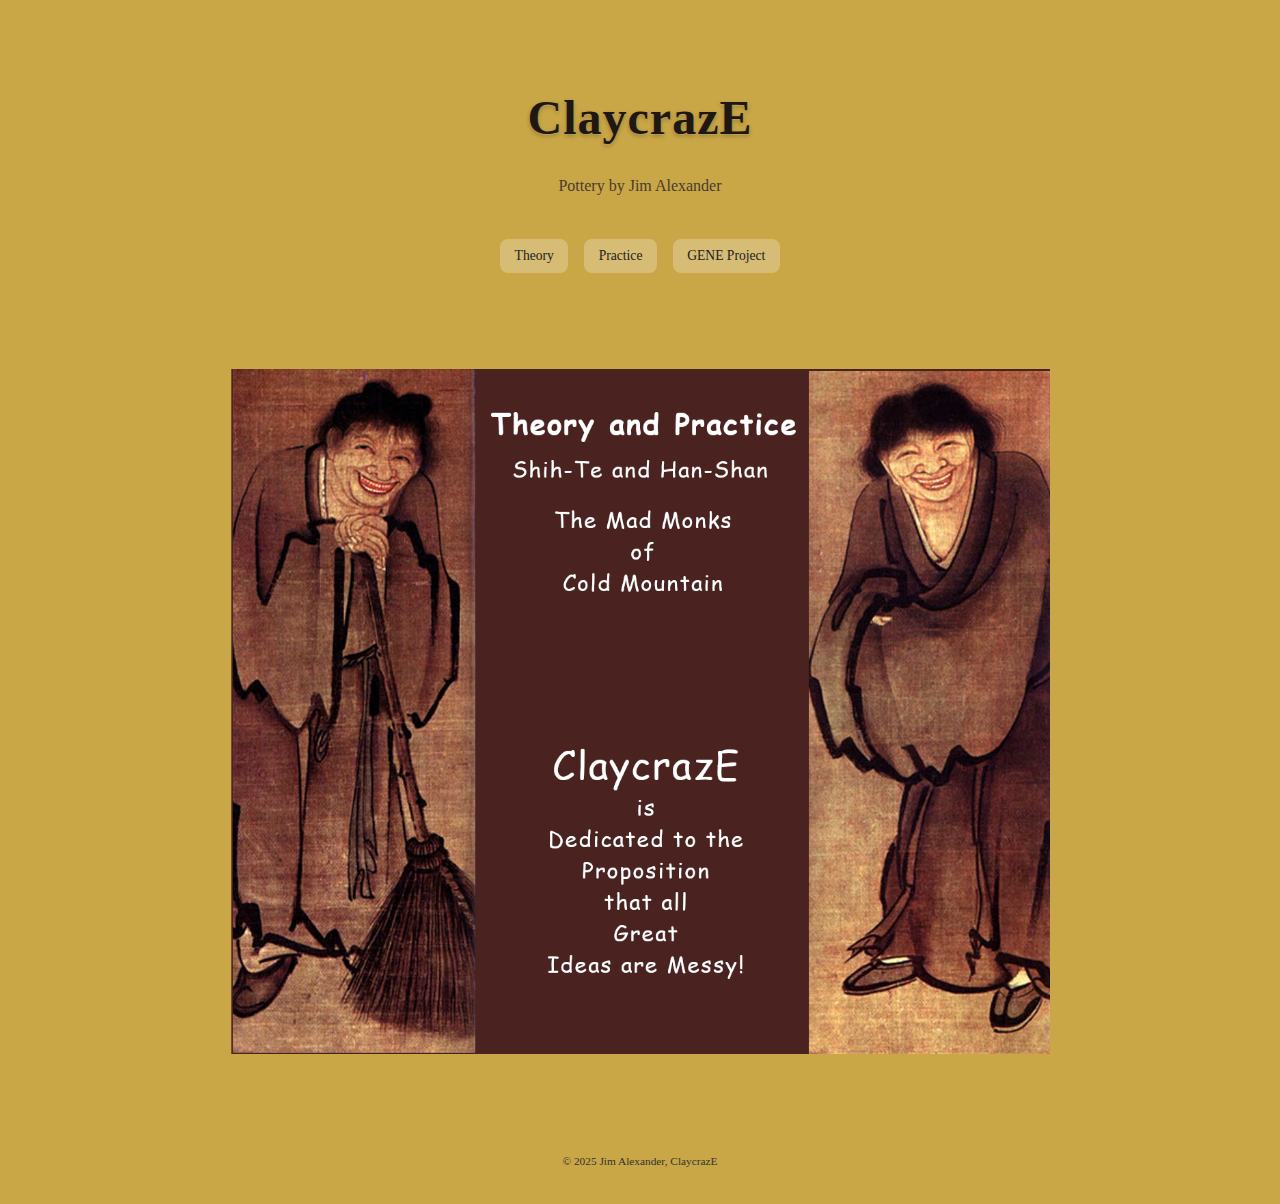
<file: index.html>
<!DOCTYPE html>
<html lang="en">
<head>
  <meta charset="utf-8" />
  <title>ClaycrazE — Pottery by Jim Alexander</title>
  <meta name="viewport" content="width=device-width, initial-scale=1" />
  <meta name="description" content="ClaycrazE — It’s a CrazE World! Studio, materials, kiln, the GENE Project, gallery, and places that shape the work." />
  <link rel="stylesheet" href="css/styles.css" />
</head>

<body>

  <header class="site-header">

    <h1 class="wordmark">ClaycrazE</h1>
    <p class="tagline">Pottery by Jim Alexander</p>

    <nav aria-label="Primary">
      <ul class="nav">
        <li><a href="studio.html">Theory</a></li>
        <li><a href="practice.html">Practice</a></li>
        <li><a href="gene.html">GENE Project</a></li>
      </ul>
    </nav>

  </header>

  <main id="content" class="wrapper hero">

    <figure class="hero-moto">
      <img
        src="images/cc_moto.png"
        alt="Two monks flank a central panel about theory and practice."
      />

      <figcaption class="visually-hidden">
        Theory and Practice — Shih-Te and Han-Shan — The Mad Monks of Cold Mountain.
        ClaycrazE is dedicated to the proposition that great ideas are sometimes messy.
      </figcaption>
    </figure>

  </main>

  <footer class="site-footer">
    <small>© 2025 Jim Alexander, ClaycrazE</small>
  </footer>

</body>
</html>
</file>
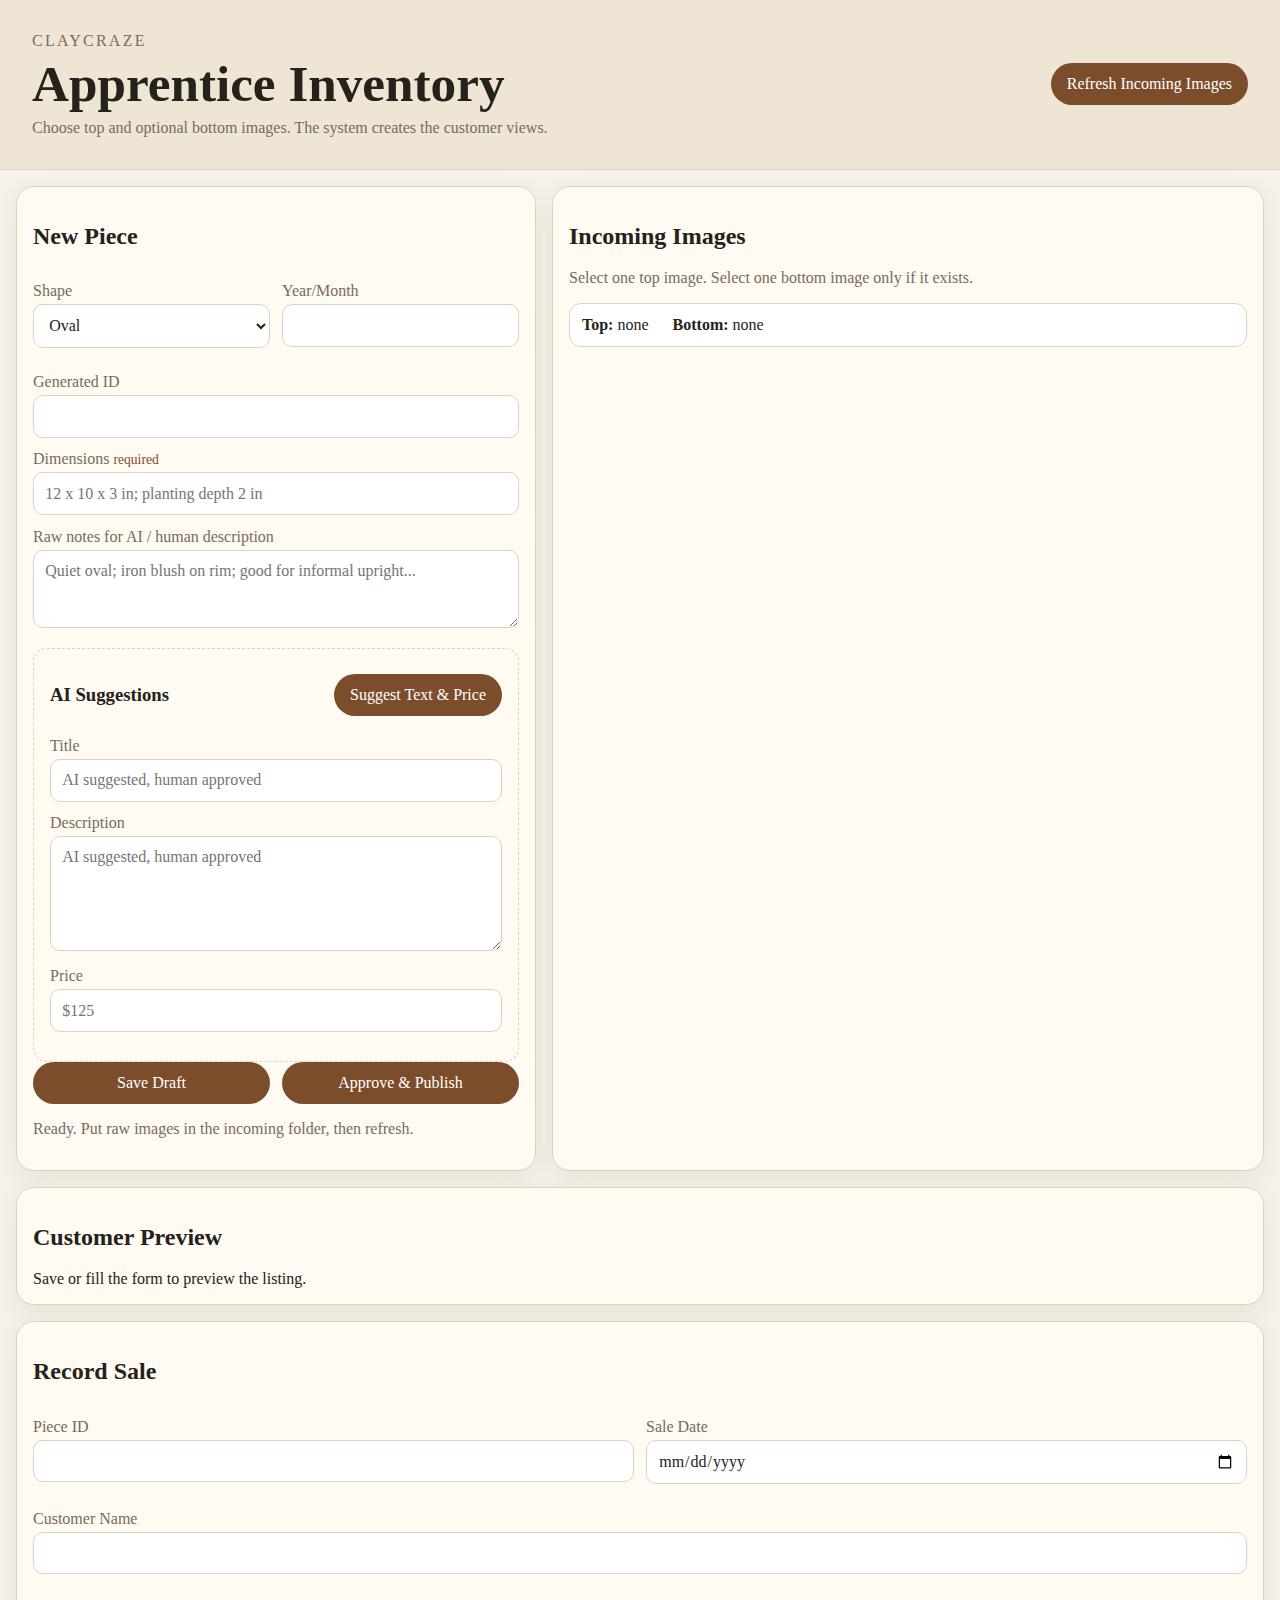
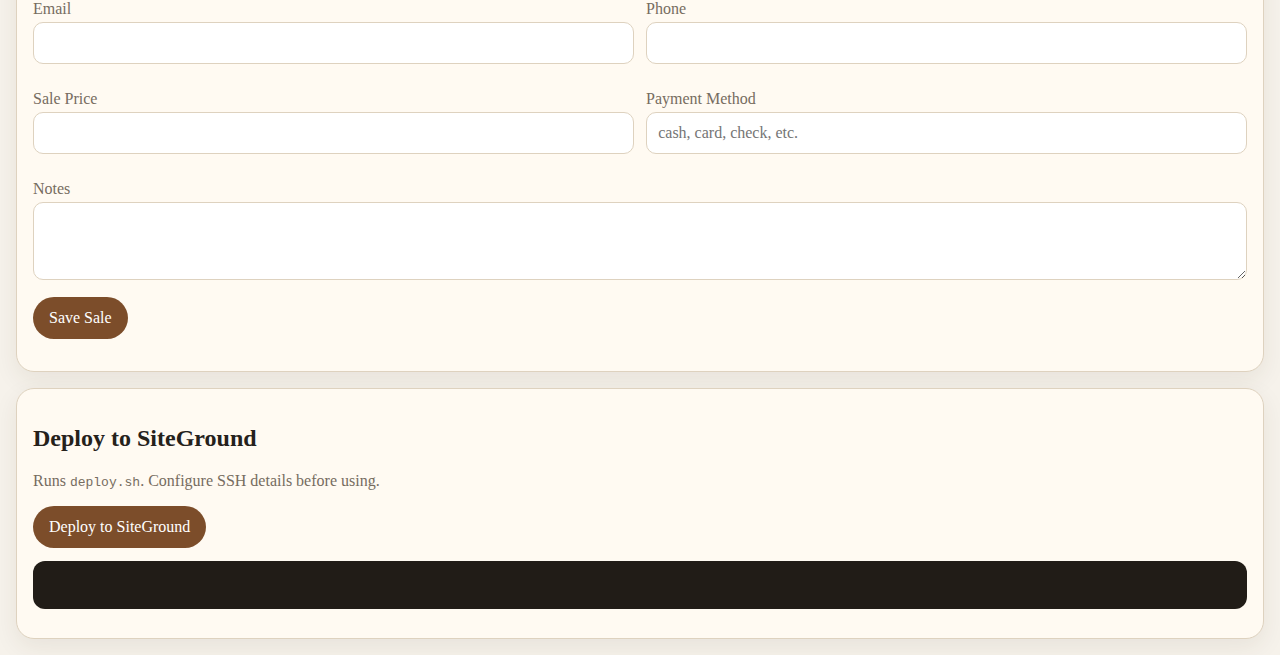
<file: admin/index.html>
<!DOCTYPE html>
<html lang="en">
<head>
  <meta charset="UTF-8" />
  <meta name="viewport" content="width=device-width, initial-scale=1.0" />
  <title>ClaycrazE Apprentice Inventory</title>
  <link rel="stylesheet" href="styles.css" />
</head>
<body>
  <header class="site-header">
    <div>
      <p class="eyebrow">ClaycrazE</p>
      <h1>Apprentice Inventory</h1>
      <p class="subhead">Choose top and optional bottom images. The system creates the customer views.</p>
    </div>
    <button id="refreshImagesBtn" type="button">Refresh Incoming Images</button>
  </header>

  <main class="layout">
    <section class="card form-card">
      <h2>New Piece</h2>
      <form id="pieceForm">
        <div class="grid two">
          <label>Shape
            <select id="shape" required>
              <option value="OV">Oval</option>
              <option value="RC">Rectangle</option>
              <option value="RD">Round</option>
              <option value="CS">Cascade</option>
              <option value="SL">Slab</option>
              <option value="FJ">Face Jug</option>
            </select>
          </label>
          <label>Year/Month
            <input id="yearMonth" pattern="\d{4}" maxlength="4" required />
          </label>
        </div>

        <label>Generated ID
          <input id="pieceIdPreview" readonly />
        </label>

        <label>Dimensions <span class="required">required</span>
          <input id="dimensions" placeholder="12 x 10 x 3 in; planting depth 2 in" required />
        </label>

        <label>Raw notes for AI / human description
          <textarea id="notes" rows="3" placeholder="Quiet oval; iron blush on rim; good for informal upright..."></textarea>
        </label>

        <div class="ai-box">
          <div class="ai-head">
            <h3>AI Suggestions</h3>
            <button id="suggestBtn" type="button">Suggest Text & Price</button>
          </div>
          <label>Title
            <input id="title" placeholder="AI suggested, human approved" />
          </label>
          <label>Description
            <textarea id="description" rows="5" placeholder="AI suggested, human approved"></textarea>
          </label>
          <label>Price
            <input id="price" placeholder="$125" />
          </label>
        </div>

        <div class="grid two">
          <button id="saveDraftBtn" type="submit">Save Draft</button>
          <button id="publishBtn" type="button">Approve & Publish</button>
        </div>
      </form>
      <p id="status" class="status">Ready. Put raw images in the incoming folder, then refresh.</p>
    </section>

    <section class="card image-card">
      <h2>Incoming Images</h2>
      <p class="hint">Select one top image. Select one bottom image only if it exists.</p>
      <div class="selected-strip">
        <div><strong>Top:</strong> <span id="topSelected">none</span></div>
        <div><strong>Bottom:</strong> <span id="bottomSelected">none</span></div>
      </div>
      <div id="incomingGrid" class="incoming-grid"></div>
    </section>

    <section class="card preview-card">
      <h2>Customer Preview</h2>
      <div id="preview" class="preview empty">Save or fill the form to preview the listing.</div>
    </section>

    <section class="card sales-card">
      <h2>Record Sale</h2>
      <form id="saleForm">
        <div class="grid two">
          <label>Piece ID
            <input id="salePieceId" required />
          </label>
          <label>Sale Date
            <input id="saleDate" type="date" />
          </label>
        </div>
        <label>Customer Name
          <input id="customerName" required />
        </label>
        <div class="grid two">
          <label>Email
            <input id="customerEmail" type="email" />
          </label>
          <label>Phone
            <input id="customerPhone" />
          </label>
        </div>
        <div class="grid two">
          <label>Sale Price
            <input id="salePrice" />
          </label>
          <label>Payment Method
            <input id="paymentMethod" placeholder="cash, card, check, etc." />
          </label>
        </div>
        <label>Notes
          <textarea id="saleNotes" rows="3"></textarea>
        </label>
        <button type="submit">Save Sale</button>
      </form>
      <p id="saleStatus" class="status"></p>
    </section>

    <section class="card deploy-card">
      <h2>Deploy to SiteGround</h2>
      <p class="hint">Runs <code>deploy.sh</code>. Configure SSH details before using.</p>
      <button id="deployBtn" type="button">Deploy to SiteGround</button>
      <pre id="deployStatus" class="log"></pre>
    </section>
  </main>

  <script src="admin.js"></script>
</body>
</html>
</file>
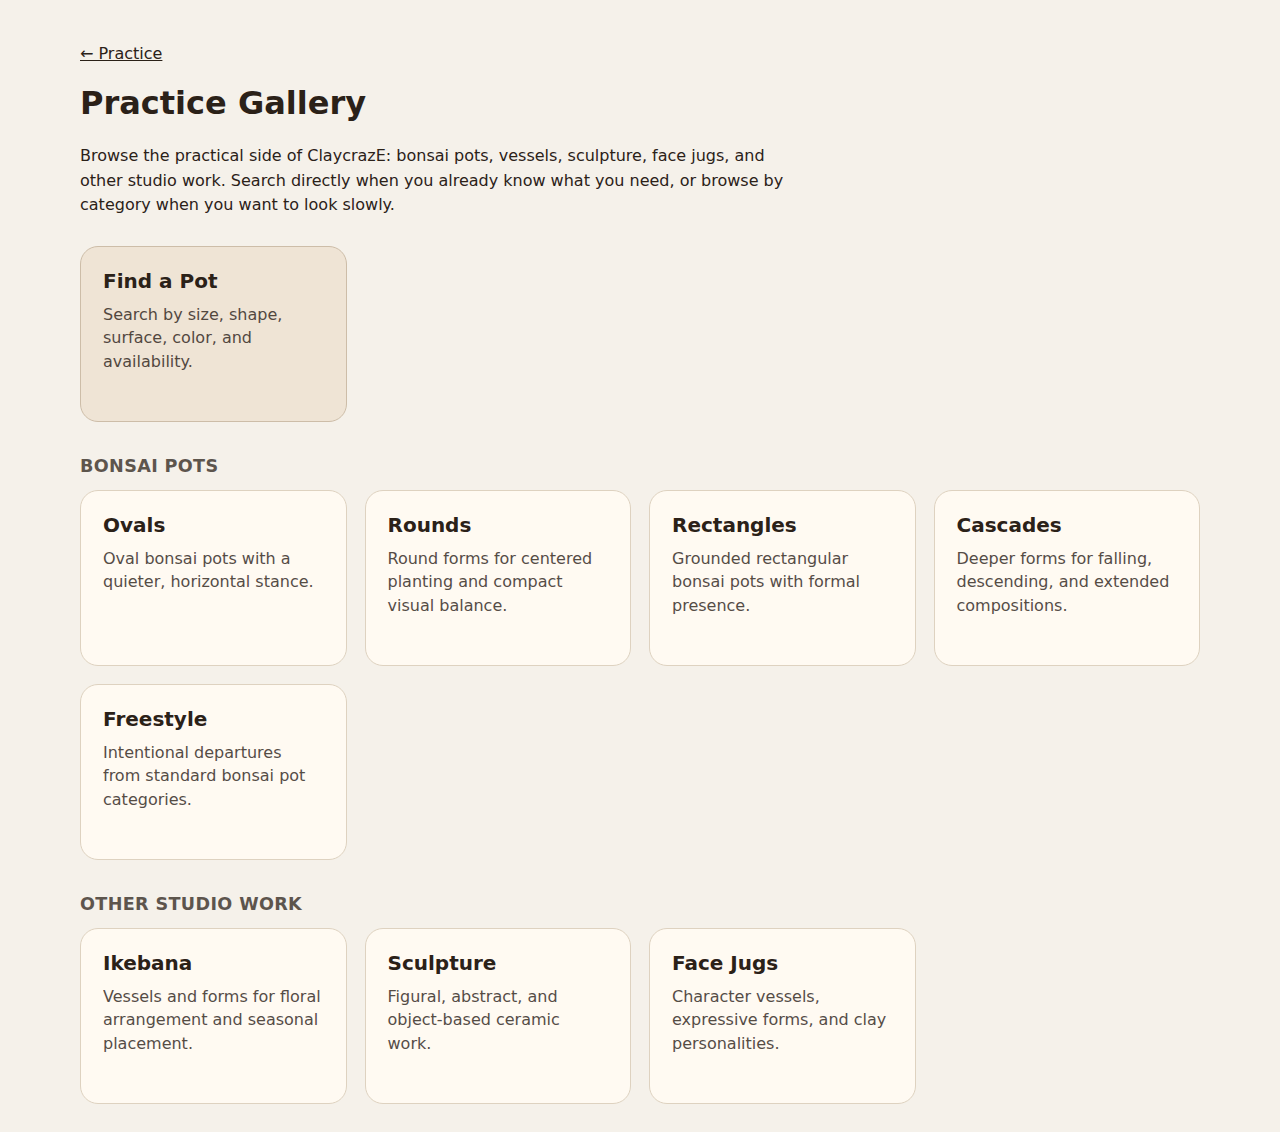
<file: public/gallery/index.html>
<!doctype html>
<html lang="en">
<head>
  <meta charset="utf-8" />
  <meta name="viewport" content="width=device-width, initial-scale=1" />
  <title>ClaycrazE | Practice Gallery</title>

  <style>
    body {
      font-family: system-ui, -apple-system, Segoe UI, sans-serif;
      margin: 0;
      background: #f5f1ea;
      color: #2b2118;
    }

    main {
      max-width: 1120px;
      margin: auto;
      padding: 28px;
    }

    a {
      color: inherit;
    }

    .intro {
      max-width: 720px;
      margin-bottom: 28px;
      line-height: 1.55;
    }

    .section-title {
      margin-top: 34px;
      margin-bottom: 14px;
      font-size: 1.1rem;
      letter-spacing: 0.02em;
      text-transform: uppercase;
      opacity: 0.75;
    }

    .grid {
      display: grid;
      grid-template-columns: repeat(auto-fill, minmax(230px, 1fr));
      gap: 18px;
    }

    .card {
      display: block;
      text-decoration: none;
      color: inherit;
      background: #fffaf2;
      border: 1px solid #ded2c0;
      border-radius: 18px;
      padding: 22px;
      min-height: 130px;
      transition: transform 120ms ease, box-shadow 120ms ease;
    }

    .card:hover {
      transform: translateY(-2px);
      box-shadow: 0 10px 26px rgba(43, 33, 24, 0.12);
    }

    .card.primary {
      background: #efe4d5;
      border-color: #cdbda8;
    }

    .card h2 {
      margin: 0 0 10px;
      font-size: 1.25rem;
    }

    .card p {
      margin: 0;
      line-height: 1.45;
      opacity: 0.8;
    }
  </style>
</head>

<body>
  <main>
    <p><a href="/practice.html">← Practice</a></p>

    <h1>Practice Gallery</h1>

    <p class="intro">
      Browse the practical side of ClaycrazE: bonsai pots, vessels, sculpture,
      face jugs, and other studio work. Search directly when you already know
      what you need, or browse by category when you want to look slowly.
    </p>

    <section class="grid" aria-label="Search gallery">
      <a class="card primary" href="/gallery/find.html">
        <h2>Find a Pot</h2>
        <p>Search by size, shape, surface, color, and availability.</p>
      </a>
    </section>

    <h2 class="section-title">Bonsai Pots</h2>

    <section class="grid" aria-label="Bonsai pot categories">
      <a class="card" href="/gallery/bonsai/ovals.html">
        <h2>Ovals</h2>
        <p>Oval bonsai pots with a quieter, horizontal stance.</p>
      </a>

      <a class="card" href="/gallery/bonsai/rounds.html">
        <h2>Rounds</h2>
        <p>Round forms for centered planting and compact visual balance.</p>
      </a>

      <a class="card" href="/gallery/bonsai/rectangles.html">
        <h2>Rectangles</h2>
        <p>Grounded rectangular bonsai pots with formal presence.</p>
      </a>

      <a class="card" href="/gallery/bonsai/cascades.html">
        <h2>Cascades</h2>
        <p>Deeper forms for falling, descending, and extended compositions.</p>
      </a>

      <a class="card" href="/gallery/bonsai/freestyle.html">
        <h2>Freestyle</h2>
        <p>Intentional departures from standard bonsai pot categories.</p>
      </a>
    </section>

    <h2 class="section-title">Other Studio Work</h2>

    <section class="grid" aria-label="Other studio categories">
      <a class="card" href="/gallery/ikebana.html">
        <h2>Ikebana</h2>
        <p>Vessels and forms for floral arrangement and seasonal placement.</p>
      </a>

      <a class="card" href="/gallery/sculpture.html">
        <h2>Sculpture</h2>
        <p>Figural, abstract, and object-based ceramic work.</p>
      </a>

      <a class="card" href="/gallery/face-jugs.html">
        <h2>Face Jugs</h2>
        <p>Character vessels, expressive forms, and clay personalities.</p>
      </a>
    </section>
  </main>
</body>
</html>
</file>
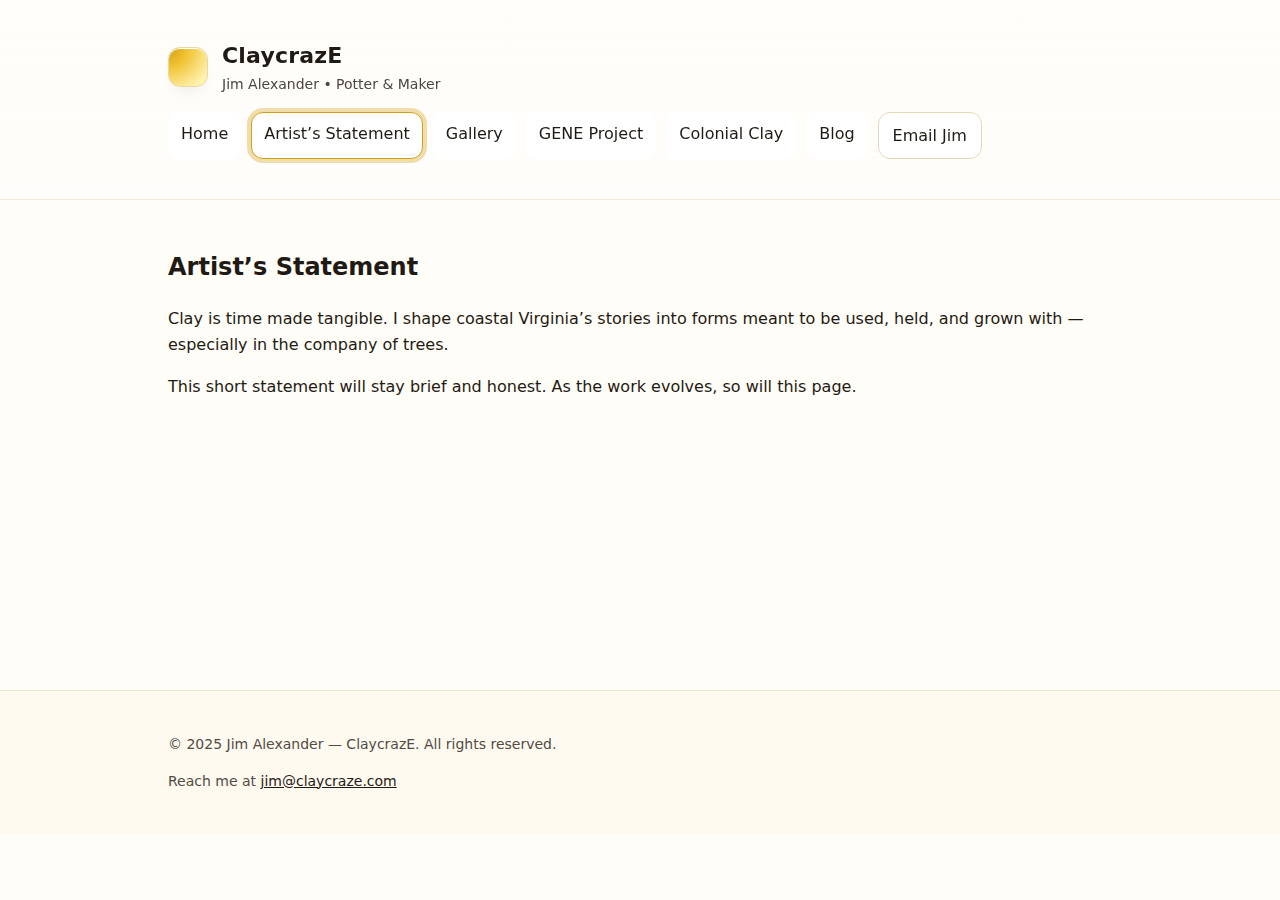
<file: artists-statement.html>
<!doctype html>
<html lang="en">
<head>
  <meta charset="utf-8">
  <meta name="viewport" content="width=device-width, initial-scale=1">
  <title>Artist’s Statement • ClaycrazE • Jim Alexander</title>
  <meta name="description" content="ClaycrazE — Jim Alexander: handmade stoneware, bonsai pots, and the GENE project.">
  <link rel="stylesheet" href="styles.css">
</head>
<body>

<header class="site">
  <div class="container">
    <div class="brand">
      <div class="logo" aria-hidden="true"></div>
      <div>
        <h1>ClaycrazE</h1>
        <p class="byline">Jim Alexander • Potter & Maker</p>
      </div>
    </div>
    <nav aria-label="Primary">
  <a href="index.html">Home</a>
  <a href="artists-statement.html"" aria-current="page">Artist’s Statement</a>
  <a href="gallery.html">Gallery</a>
  <a href="gene.html">GENE Project</a>
  <a href="colonial-clay.html">Colonial Clay</a>
  <a href="blog.html">Blog</a>
  <a class="button" href="mailto:jim@claycraze.com">Email Jim</a>
</nav>
  </div>
</header>

  <main>
    <div class="container">

<h2>Artist’s Statement</h2>
<p>Clay is time made tangible. I shape coastal Virginia’s stories into forms meant to be used, held, and grown with — especially in the company of trees.</p>
<p>This short statement will stay brief and honest. As the work evolves, so will this page.</p>

    </div>
  </main>

<footer class="site">
  <div class="container">
    <p class="meta">© 2025 Jim Alexander — ClaycrazE. All rights reserved.</p>
    <p class="meta">Reach me at <a href="mailto:jim@claycraze.com">jim@claycraze.com</a></p>
  </div>
</footer>

</body>
</html>
</file>
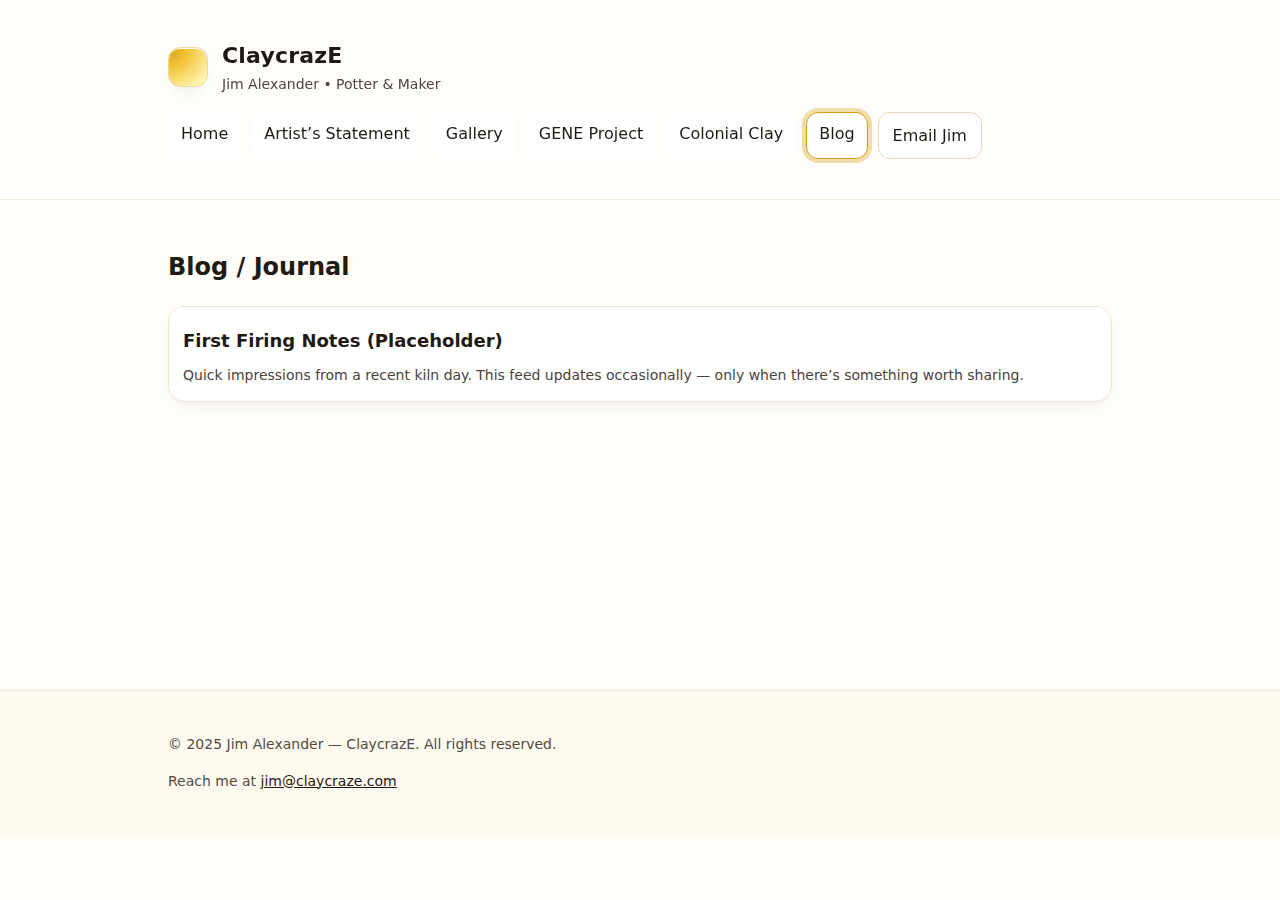
<file: blog.html>
<!doctype html>
<html lang="en">
<head>
  <meta charset="utf-8">
  <meta name="viewport" content="width=device-width, initial-scale=1">
  <title>Blog • ClaycrazE • Jim Alexander</title>
  <meta name="description" content="ClaycrazE — Jim Alexander: handmade stoneware, bonsai pots, and the GENE project.">
  <link rel="stylesheet" href="styles.css">
</head>
<body>

<header class="site">
  <div class="container">
    <div class="brand">
      <div class="logo" aria-hidden="true"></div>
      <div>
        <h1>ClaycrazE</h1>
        <p class="byline">Jim Alexander • Potter & Maker</p>
      </div>
    </div>
    <nav aria-label="Primary">
  <a href="index.html">Home</a>
  <a href="artists-statement.html">Artist’s Statement</a>
  <a href="gallery.html">Gallery</a>
  <a href="gene.html">GENE Project</a>
  <a href="colonial-clay.html">Colonial Clay</a>
  <a href="blog.html"" aria-current="page">Blog</a>
  <a class="button" href="mailto:jim@claycraze.com">Email Jim</a>
</nav>
  </div>
</header>

  <main>
    <div class="container">

<h2>Blog / Journal</h2>
<article class="card">
  <h3>First Firing Notes (Placeholder)</h3>
  <p>Quick impressions from a recent kiln day. This feed updates occasionally — only when there’s something worth sharing.</p>
</article>

    </div>
  </main>

<footer class="site">
  <div class="container">
    <p class="meta">© 2025 Jim Alexander — ClaycrazE. All rights reserved.</p>
    <p class="meta">Reach me at <a href="mailto:jim@claycraze.com">jim@claycraze.com</a></p>
  </div>
</footer>

</body>
</html>
</file>
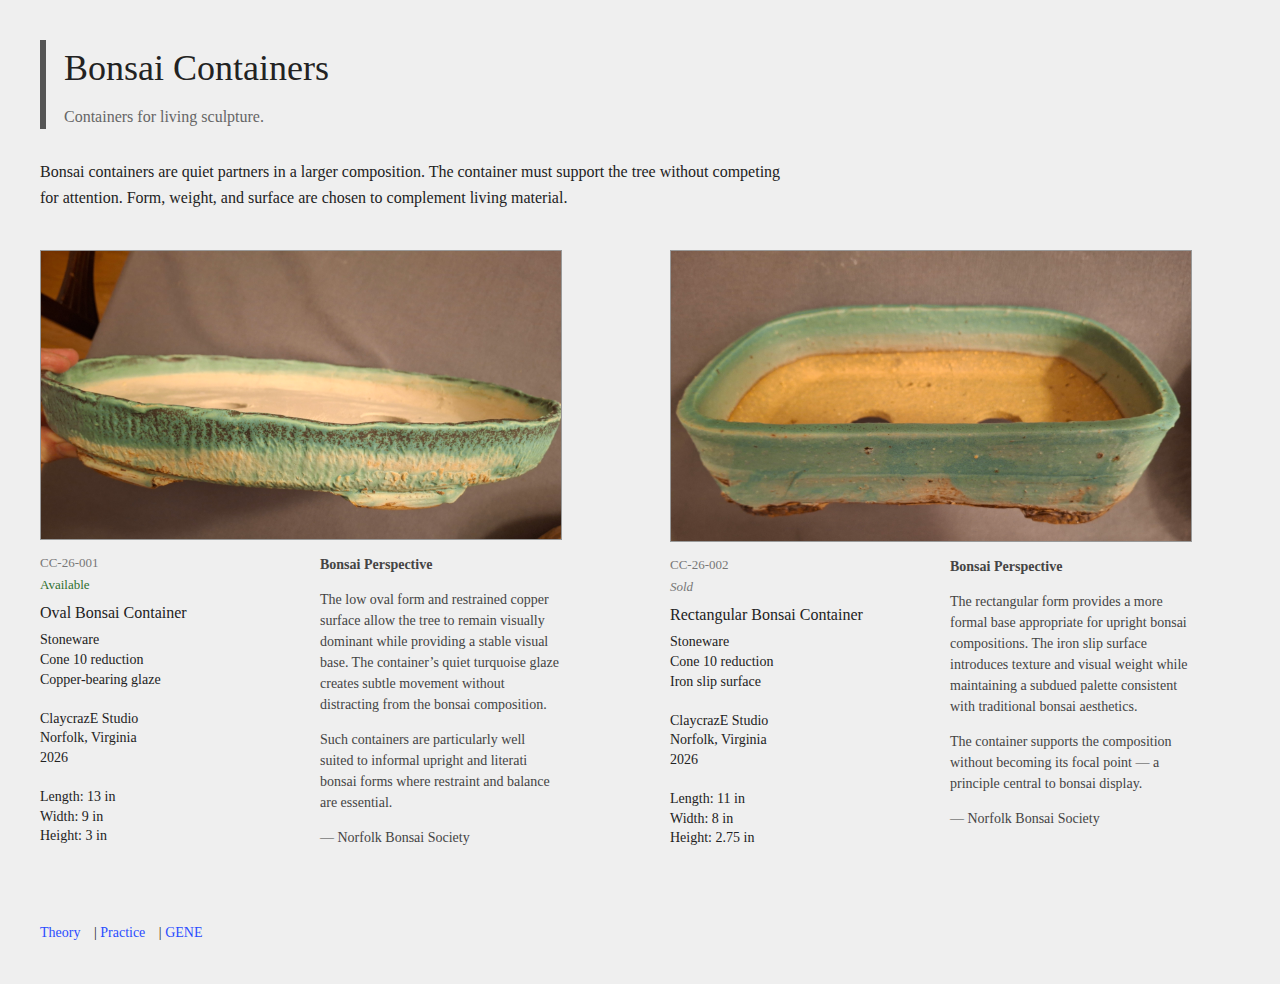
<file: bonsai.html>
<!DOCTYPE html>
<html lang="en">

<head>
<meta charset="UTF-8">
<title>Bonsai Containers — ClaycrazE</title>
<link rel="stylesheet" href="style.css">
</head>

<body>

<header class="header">
<h1>Bonsai Containers</h1>
<p>Containers for living sculpture.</p>
</header>


<div class="note">

<p>
Bonsai containers are quiet partners in a larger composition.
The container must support the tree without competing for attention.
Form, weight, and surface are chosen to complement living material.
</p>

</div>



<div class="gallery">


<!-- Container 1 -->

<div class="container-card">

<img src="images/oval-001.png" alt="Oval bonsai container">

<div class="object-record">

<div class="label">

<div class="object-id">CC-26-001</div>
<div class="status available">Available</div>

<div class="title">Oval Bonsai Container</div>

Stoneware<br>
Cone 10 reduction<br>
Copper-bearing glaze<br><br>

ClaycrazE Studio<br>
Norfolk, Virginia<br>
2026<br><br>

Length: 13 in<br>
Width: 9 in<br>
Height: 3 in

</div>


<div class="curator">

<strong>Bonsai Perspective</strong>

<p>
The low oval form and restrained copper surface allow the tree
to remain visually dominant while providing a stable visual base.
The container’s quiet turquoise glaze creates subtle movement
without distracting from the bonsai composition.
</p>

<p>
Such containers are particularly well suited to informal upright
and literati bonsai forms where restraint and balance are essential.
</p>

<p>
— Norfolk Bonsai Society
</p>

</div>

</div>

</div>



<!-- Container 2 -->

<div class="container-card">

<img src="images/rectangle-001.png" alt="Rectangular bonsai container">

<div class="object-record">

<div class="label">

<div class="object-id">CC-26-002</div>
<div class="status sold">Sold</div>

<div class="title">Rectangular Bonsai Container</div>

Stoneware<br>
Cone 10 reduction<br>
Iron slip surface<br><br>

ClaycrazE Studio<br>
Norfolk, Virginia<br>
2026<br><br>

Length: 11 in<br>
Width: 8 in<br>
Height: 2.75 in

</div>


<div class="curator">

<strong>Bonsai Perspective</strong>

<p>
The rectangular form provides a more formal base appropriate
for upright bonsai compositions. The iron slip surface introduces
texture and visual weight while maintaining a subdued palette
consistent with traditional bonsai aesthetics.
</p>

<p>
The container supports the composition without becoming
its focal point — a principle central to bonsai display.
</p>

<p>
— Norfolk Bonsai Society
</p>

</div>

</div>

</div>



</div>


<div class="path-nav">
<a href="materials.html">Theory</a> |
<a href="practice.html">Practice</a> |
<a href="gene.html">GENE</a>
</div>

</body>
</html>
</file>
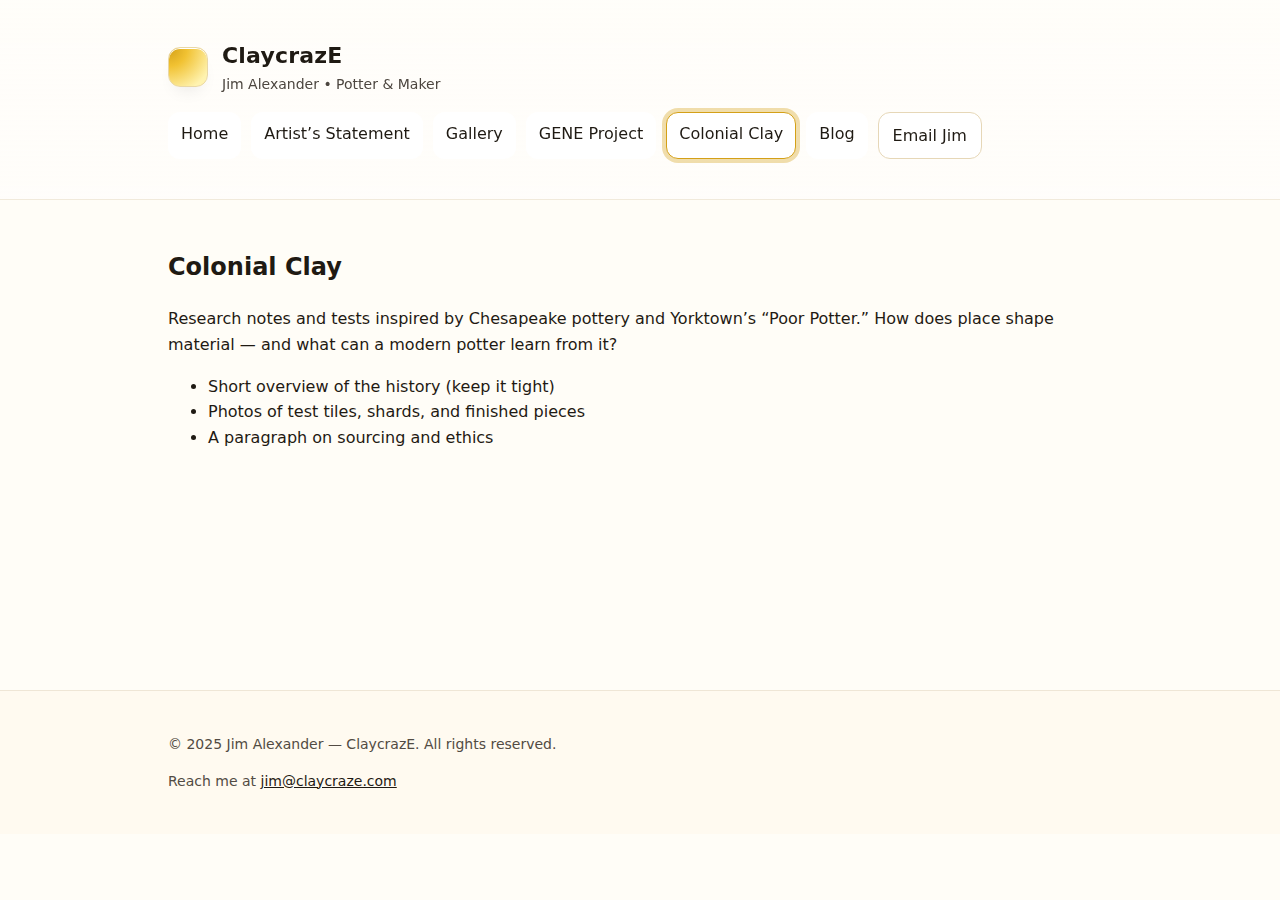
<file: colonial-clay.html>
<!doctype html>
<html lang="en">
<head>
  <meta charset="utf-8">
  <meta name="viewport" content="width=device-width, initial-scale=1">
  <title>Colonial Clay • ClaycrazE • Jim Alexander</title>
  <meta name="description" content="ClaycrazE — Jim Alexander: handmade stoneware, bonsai pots, and the GENE project.">
  <link rel="stylesheet" href="styles.css">
</head>
<body>

<header class="site">
  <div class="container">
    <div class="brand">
      <div class="logo" aria-hidden="true"></div>
      <div>
        <h1>ClaycrazE</h1>
        <p class="byline">Jim Alexander • Potter & Maker</p>
      </div>
    </div>
    <nav aria-label="Primary">
  <a href="index.html">Home</a>
  <a href="artists-statement.html">Artist’s Statement</a>
  <a href="gallery.html">Gallery</a>
  <a href="gene.html">GENE Project</a>
  <a href="colonial-clay.html"" aria-current="page">Colonial Clay</a>
  <a href="blog.html">Blog</a>
  <a class="button" href="mailto:jim@claycraze.com">Email Jim</a>
</nav>
  </div>
</header>

  <main>
    <div class="container">

<h2>Colonial Clay</h2>
<p>Research notes and tests inspired by Chesapeake pottery and Yorktown’s “Poor Potter.” How does place shape material — and what can a modern potter learn from it?</p>
<ul>
  <li>Short overview of the history (keep it tight)</li>
  <li>Photos of test tiles, shards, and finished pieces</li>
  <li>A paragraph on sourcing and ethics</li>
</ul>

    </div>
  </main>

<footer class="site">
  <div class="container">
    <p class="meta">© 2025 Jim Alexander — ClaycrazE. All rights reserved.</p>
    <p class="meta">Reach me at <a href="mailto:jim@claycraze.com">jim@claycraze.com</a></p>
  </div>
</footer>

</body>
</html>
</file>
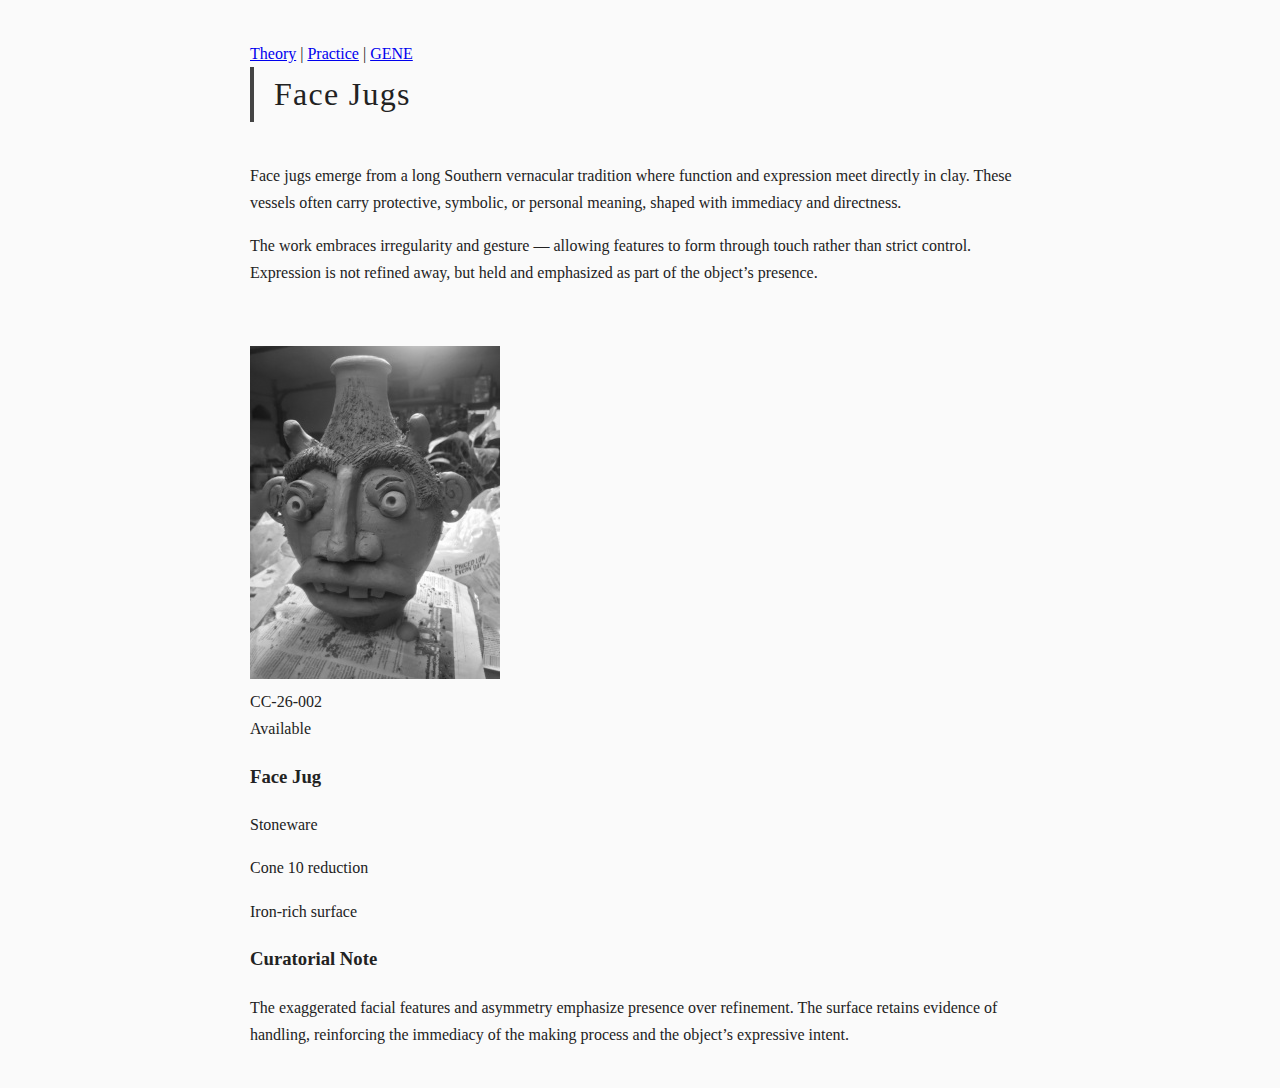
<file: facejugs.html>
<!DOCTYPE html>
<html lang="en">

<head>
<meta charset="UTF-8">
<title>Face Jugs — ClaycrazE</title>
<link rel="stylesheet" href="css/style.css">
</head>

<body>

<!-- PATH NAV -->
<div class="path-nav">
  <a href="materials.html">Theory</a> |
  <a href="practice.html">Practice</a> |
  <a href="node-notes.html">GENE</a>
</div>

<!-- HEADER -->
<header class="header">
  <h1>Face Jugs</h1>

</header>

<!-- CONTEXT -->
<div class="note">

<p>
Face jugs emerge from a long Southern vernacular tradition where function and expression meet directly in clay. These vessels often carry protective, symbolic, or personal meaning, shaped with immediacy and directness.
</p>

<p>
The work embraces irregularity and gesture — allowing features to form through touch rather than strict control. Expression is not refined away, but held and emphasized as part of the object’s presence.
</p>

</div>

<!-- OBJECT -->
<div class="container-card">

  <img src="images/facejug_001s.jpg" alt="Face jug">

  <div class="object-record">

    <div class="label">
      <div class="object-id">CC-26-002</div>
      <div class="status">Available</div>
    </div>

    <h3>Face Jug</h3>

    <p>Stoneware</p>
    <p>Cone 10 reduction</p>
    <p>Iron-rich surface</p>

  </div>

  <div class="curatorial-note">
    <h3>Curatorial Note</h3>

    <p>
    The exaggerated facial features and asymmetry emphasize presence over refinement. The surface retains evidence of handling, reinforcing the immediacy of the making process and the object’s expressive intent.
    </p>

  </div>

</div>

</body>
</html>
</file>
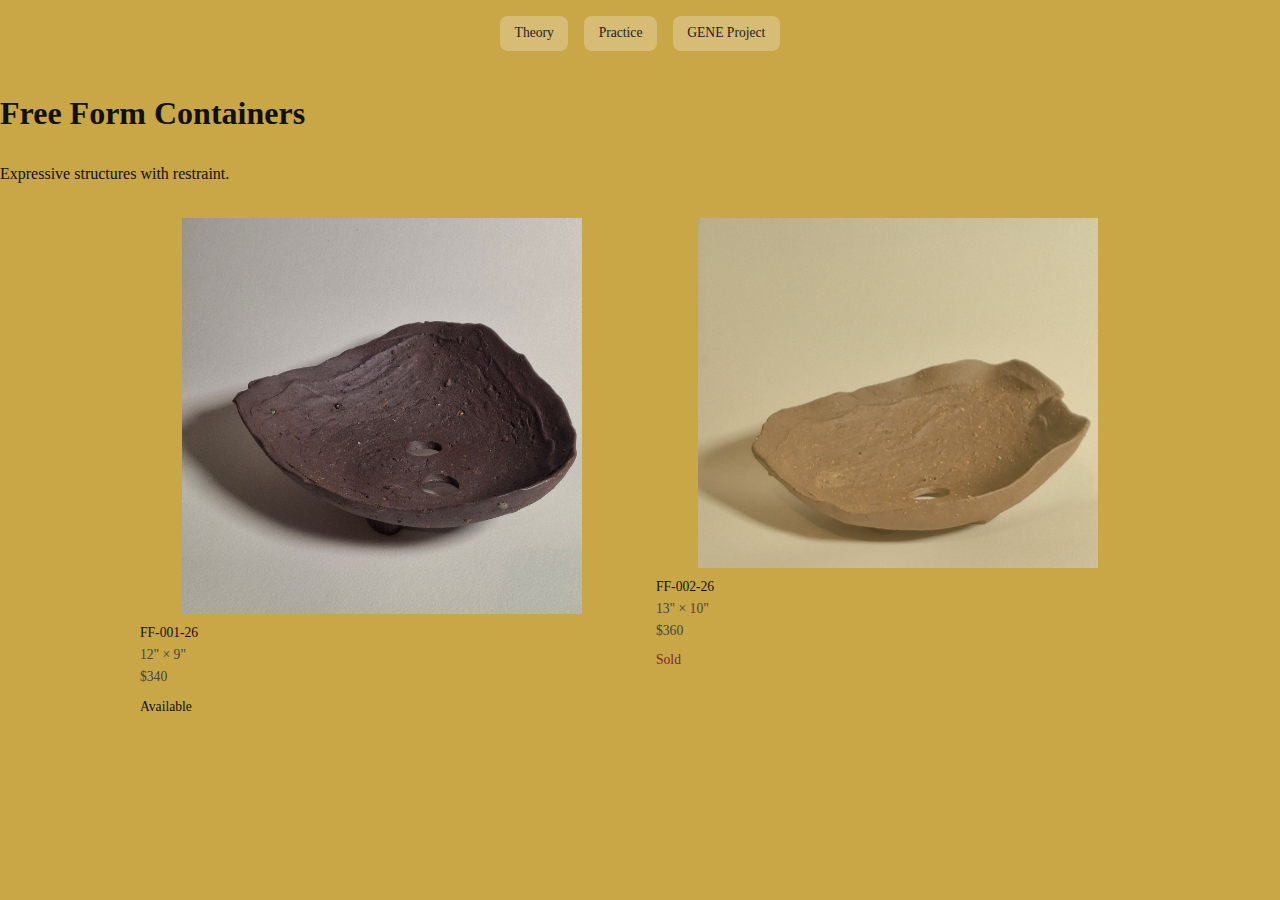
<file: frees.html>
<!DOCTYPE html>
<html lang="en">
<head>
<meta charset="UTF-8">
<title>Free Forms — ClaycrazE</title>
<link rel="stylesheet" href="css/styles.css">
</head>

<body>

<nav aria-label="Primary">
  <ul class="nav">
    <li><a href="materials.html">Theory</a></li>
    <li><a href="practice.html">Practice</a></li>
    <li><a href="gene.html">GENE Project</a></li>
  </ul>
</nav>

<header class="header">
  <h1>Free Form Containers</h1>
  <p>Expressive structures with restraint.</p>
</header>

<div class="gallery">

  <div class="card">
    <img src="images/ff_001.jpg" alt="FF-001-26">
    <div class="catalog-id">FF-001-26</div>
    <div class="catalog-meta">12" × 9"</div>
    <div class="catalog-meta">$340</div>
    <div class="status available">Available</div>
  </div>

  <div class="card sold">
    <img src="images/ff_002.jpg" alt="FF-002-26">
    <div class="catalog-id">FF-002-26</div>
    <div class="catalog-meta">13" × 10"</div>
    <div class="catalog-meta">$360</div>
    <div class="status sold">Sold</div>
  </div>

</div>

</body>
</html>
</file>
<file: css/styles.css>
/* =========================
   GLOBAL
========================= */

body {
  font-family: Georgia, "Times New Roman", serif;
  background: #c9a646;
  color: #111;
  line-height: 1.6;
  margin: 0;
}

/* =========================
   HEADER (GLOBAL)
========================= */

.site-header {
  text-align: center;
  padding: 3rem 1rem 2rem;
}

/* WORDMARK */

.wordmark {
  font-size: 3rem;
  font-weight: 600;
  margin-bottom: 0.5rem;
  letter-spacing: 1px;

  color: #1f1712;

  text-shadow:
    0 1px 0 rgba(255,255,255,0.15),
    0 2px 4px rgba(0,0,0,0.25);
}

/* TAGLINE */

.tagline {
  font-size: 1rem;
  margin-bottom: 1.5rem;
  color: #4a3a30;
}

/* =========================
   NAVIGATION (SAME EVERYWHERE)
========================= */

.nav {
  list-style: none;
  display: flex;
  justify-content: center;
  gap: 1rem;
  padding: 1rem 0;
  margin: 0;
}

.nav li {
  display: inline;
}

.nav a {
  display: inline-block;
  padding: 0.4rem 0.9rem;

  text-decoration: none;
  color: #222;
  font-size: 0.85rem;

  background: rgba(255, 255, 255, 0.25);
  border-radius: 8px;
}

.nav a:hover {
  background: rgba(255, 255, 255, 0.35);
}

/* =========================
   MAIN STRUCTURE
========================= */

.wrapper {
  max-width: 900px;
  margin: 0 auto;
  padding: 0 1rem;
}

.hero {
  padding: 2rem 1rem 3rem;
  text-align: center;
}

/* =========================
   TEXT
========================= */

.note {
  max-width: 720px;
  margin: 0 auto;
  padding: 1.5rem 0;
  font-size: 0.95rem;
  color: #222;
  text-align: left;
}

.note p {
  margin-bottom: 1rem;
}

/* =========================
   ENTRY CARDS
========================= */

.container-card {
  max-width: 720px;
  margin: 2.5rem auto;
  padding: 1rem 0;
}

.container-card img {
  width: 100%;
  max-width: 600px;
  margin: 0 auto;
}

/* =========================
   GALLERY
========================= */

.gallery {
  display: grid;
  grid-template-columns: repeat(auto-fit, minmax(260px, 1fr));
  gap: 2rem;

  max-width: 1000px;
  margin: 2rem auto;
  padding: 0 1rem;
}

/* =========================
   CARD
========================= */

.card {
  text-align: left;
}

.card img {
  width: 100%;
  max-width: 400px;
  margin: 0 auto;
}

/* =========================
   CATALOG
========================= */

.catalog-id {
  font-size: 0.85rem;
  margin-top: 0.5rem;
}

.catalog-meta {
  font-size: 0.85rem;
  color: #444;
}

.catalog-note {
  font-size: 0.85rem;
  color: #555;
  margin-top: 0.5rem;
}

/* =========================
   STATUS
========================= */

.status {
  margin-top: 0.5rem;
  font-size: 0.85rem;
}

.card.available .status {
  color: #2f5e3b;
}

.card.sold .status {
  color: #7a2a2a;
}

.card.sold img {
  opacity: 0.65;
}

/* =========================
   FOOTER
========================= */

.site-footer {
  text-align: center;
  padding: 2rem 1rem;
  font-size: 0.85rem;
  color: #333;
}

/* =========================
   IMAGE SAFETY
========================= */

img {
  max-width: 100%;
  height: auto;
  display: block;
}

/* =========================
   ACCESSIBILITY
========================= */

.visually-hidden {
  position: absolute;
  left: -9999px;
}
</file>
<file: admin/styles.css>
:root {
  --bg: #f6f2eb;
  --card: #fffaf2;
  --ink: #25211b;
  --muted: #766c5f;
  --line: #ded2bf;
  --accent: #7c4d2a;
  --accent-dark: #51321c;
}

* { box-sizing: border-box; }
body {
  margin: 0;
  font-family: Georgia, "Times New Roman", serif;
  background: var(--bg);
  color: var(--ink);
}
button, input, select, textarea {
  font: inherit;
}
.site-header {
  display: flex;
  justify-content: space-between;
  gap: 1rem;
  align-items: center;
  padding: 2rem;
  border-bottom: 1px solid var(--line);
  background: #efe5d4;
}
.eyebrow { text-transform: uppercase; letter-spacing: .14em; color: var(--muted); margin: 0 0 .25rem; }
h1 { margin: 0; font-size: clamp(2rem, 4vw, 3.5rem); }
.subhead { margin: .35rem 0 0; color: var(--muted); }
.layout {
  display: grid;
  grid-template-columns: minmax(320px, 520px) 1fr;
  gap: 1rem;
  padding: 1rem;
}
.card {
  background: var(--card);
  border: 1px solid var(--line);
  border-radius: 18px;
  padding: 1rem;
  box-shadow: 0 8px 24px rgba(60, 45, 30, .08);
}
.preview-card, .sales-card, .deploy-card { grid-column: 1 / -1; }
label { display: block; margin: .8rem 0; color: var(--muted); }
input, select, textarea {
  width: 100%;
  margin-top: .25rem;
  padding: .7rem;
  border: 1px solid var(--line);
  border-radius: 10px;
  background: white;
  color: var(--ink);
}
textarea { resize: vertical; }
button {
  cursor: pointer;
  border: 0;
  border-radius: 999px;
  padding: .75rem 1rem;
  background: var(--accent);
  color: white;
}
button:hover { background: var(--accent-dark); }
button:disabled { opacity: .55; cursor: not-allowed; }
.grid.two { display: grid; grid-template-columns: 1fr 1fr; gap: .75rem; }
.required { color: var(--accent); font-size: .85em; }
.status, .hint { color: var(--muted); }
.ai-box {
  margin-top: 1rem;
  padding: 1rem;
  border: 1px dashed var(--line);
  border-radius: 14px;
}
.ai-head { display: flex; align-items: center; justify-content: space-between; gap: .75rem; }
.incoming-grid {
  display: grid;
  grid-template-columns: repeat(auto-fill, minmax(150px, 1fr));
  gap: .75rem;
  margin-top: 1rem;
}
.image-tile {
  border: 2px solid transparent;
  border-radius: 14px;
  overflow: hidden;
  background: white;
}
.image-tile img {
  width: 100%;
  height: 130px;
  object-fit: cover;
  display: block;
}
.image-tile .name {
  font-size: .8rem;
  padding: .35rem;
  word-break: break-word;
  color: var(--muted);
}
.tile-actions {
  display: grid;
  grid-template-columns: 1fr 1fr;
  gap: .25rem;
  padding: .35rem;
}
.tile-actions button { padding: .45rem; font-size: .85rem; }
.image-tile.top { border-color: #40612f; }
.image-tile.bottom { border-color: #345a7d; }
.selected-strip {
  display: flex;
  gap: 1.5rem;
  flex-wrap: wrap;
  padding: .75rem;
  background: white;
  border-radius: 12px;
  border: 1px solid var(--line);
}
.preview-piece {
  display: grid;
  grid-template-columns: 240px 1fr;
  gap: 1rem;
  align-items: start;
}
.preview-piece img {
  max-width: 100%;
  border-radius: 12px;
  border: 1px solid var(--line);
  background: white;
}
.view-row { display: flex; gap: .75rem; flex-wrap: wrap; }
.view-row a { color: var(--accent-dark); }
.log {
  white-space: pre-wrap;
  background: #211c17;
  color: #f2e9d8;
  border-radius: 12px;
  padding: 1rem;
  min-height: 3rem;
}
@media (max-width: 850px) {
  .layout { grid-template-columns: 1fr; }
  .site-header { flex-direction: column; align-items: flex-start; }
  .grid.two, .preview-piece { grid-template-columns: 1fr; }
}
</file>
<file: styles.css>
:root{
  --bg:#fffdf7;
  --ink:#1f1a13;
  --soft-ink:#4c463f;
  --accent:#d4a017; /* marigold */
  --accent-2:#f1c232; /* lighter marigold */
  --muted:#f7efe0;
  --card:#ffffff;
  --ring: rgba(212,160,23,.35);
}

*{box-sizing:border-box}
html,body{margin:0;padding:0}
body{
  font-family: system-ui, -apple-system, Segoe UI, Roboto, Helvetica, Arial, "Apple Color Emoji","Segoe UI Emoji";
  background:var(--bg);
  color:var(--ink);
  line-height:1.6;
}

.container{max-width:1000px;margin:0 auto;padding: clamp(16px, 4vw, 28px);}

header.site{
  position:sticky; top:0; z-index:10;
  background:linear-gradient(180deg, #fffdfabf 0, #fffdfae6 100%);
  backdrop-filter: blur(4px);
  border-bottom:1px solid #f1eadb;
}

.brand{
  display:flex; align-items:center; gap:14px; padding:10px 0;
}
.brand .logo{
  width:40px;height:40px;border-radius:12px;
  background: radial-gradient(120% 120% at 0% 0%, var(--accent) 0, var(--accent-2) 40%, #fff3b0 100%);
  border:1px solid #e9d8a6;
  box-shadow: 0 1px 0 #fff inset, 0 10px 20px -12px rgba(0,0,0,.2);
}
.brand h1{
  font-size: clamp(18px, 3vw, 22px);
  margin:0; font-weight:700; letter-spacing:.2px;
}
.brand .byline{
  margin:0; color:var(--soft-ink); font-size: clamp(12px, 2vw, 14px);
}

nav{
  display:flex; gap:10px; flex-wrap:wrap; padding:6px 0 12px;
}
nav a{
  text-decoration:none; color:var(--ink);
  padding:8px 12px; border:1px solid transparent;
  border-radius:12px; background:#fff;
}
nav a:hover, nav a[aria-current="page"]{
  border-color:var(--accent);
  box-shadow: 0 0 0 4px var(--ring);
}

.hero{
  display:grid; gap:18px; grid-template-columns: 1fr;
  background: var(--muted); border:1px solid #efe6d6; border-radius:18px;
  padding: clamp(16px, 4vw, 28px);
}
.hero h2{margin:.2rem 0 0; font-size: clamp(22px, 5vw, 34px); line-height:1.15}
.hero p{margin:0; color:#413a30}

.cta-row{display:flex; gap:12px; flex-wrap:wrap; margin-top:8px}
.button{
  display:inline-flex; align-items:center; gap:8px;
  text-decoration:none; padding:10px 14px; border-radius:12px;
  border:1px solid #e6d7b7; background:#fff; color:#1f1a13;
}
.button.primary{ background: linear-gradient(180deg, #ffe08a 0, #f4c644 100%); border-color:#e5b430; }
.button.primary:hover{ filter:brightness(0.98)}
.button:hover{ box-shadow: 0 0 0 4px var(--ring); }

.grid{
  display:grid; gap:16px;
  grid-template-columns: repeat(auto-fill, minmax(220px,1fr));
}
.card{
  background: var(--card); border:1px solid #efe6d6; border-radius:16px;
  padding:14px; box-shadow: 0 8px 20px -12px rgba(0,0,0,.15);
}
.card h3{margin:6px 0 8px; font-size:18px}
.card p{margin:0; color:#4a433b; font-size:14px}

.gallery{
  columns: 1; column-gap:16px;
}
@media(min-width:700px){ .gallery{ columns:2 } }
@media(min-width:1000px){ .gallery{ columns:3 } }
.figure{
  break-inside: avoid; margin:0 0 16px; background:#fff; border:1px solid #efe6d6; border-radius:14px; overflow:hidden;
}
.figure img{ display:block; width:100%; height:auto; }
.figure figcaption{ padding:10px 12px; font-size:13px; color:#514a41 }

footer.site{
  margin-top:40px; border-top:1px solid #efe6d6; background:#fffaf0;
}
footer .meta{ font-size:14px; color:#524b43 }
footer .meta a{ color:#1f1a13 }

.notice{
  background:#fff; border-left:4px solid var(--accent); padding:12px 12px; border-radius:10px; font-size:14px;
}

main{min-height:50vh}
.sr-only{position:absolute!important; height:1px; width:1px; overflow:hidden; clip:rect(1px,1px,1px,1px)}
</file>
<file: style.css>
/* ClaycrazE base layout */

body{
font-family: Georgia, "Times New Roman", serif;
background:#efefef;
color:#222;
margin:40px;
line-height:1.6;
}


/* Header */

.header{
border-left:6px solid #555;
padding-left:18px;
margin-bottom:30px;
}

.header h1{
font-size:36px;
margin:0;
font-weight:normal;
}

.header p{
margin-top:6px;
color:#666;
}


/* Intro text */

.note{
max-width:760px;
margin-bottom:40px;
}

.note p{
margin-bottom:16px;
}


/* Links */

a{
color:#2a4cff;
text-decoration:none;
}

a:hover{
text-decoration:underline;
}


/* Footer navigation */

.path-nav{
margin-top:60px;
font-size:14px;
}

.path-nav a{
margin-right:10px;
}


/* Gallery grid */

.gallery{
display:grid;
grid-template-columns:repeat(auto-fit,minmax(420px,1fr));
gap:60px;
margin-top:30px;
}


/* Container card */

.container-card{
max-width:520px;
}


/* Image */

.container-card img{
width:100%;
height:auto;
display:block;
margin-bottom:14px;
border:1px solid #999;
background:white;
}


/* Object record layout */

.object-record{
display:grid;
grid-template-columns:1fr 1fr;
gap:40px;
}


/* Label block */

.label{
font-size:14px;
line-height:1.4;
}

.object-id{
font-size:13px;
color:#777;
margin-bottom:4px;
}

.title{
font-size:16px;
margin-bottom:6px;
}


/* Availability */

.status{
font-size:13px;
margin-bottom:8px;
}

.available{
color:#2f6f2f;
}

.sold{
color:#777;
font-style:italic;
}


/* Curator commentary */

.curator{
font-size:14px;
line-height:1.5;
color:#444;
}

.curator strong{
display:block;
margin-bottom:8px;
}


/* Mobile adjustment */

@media (max-width:700px){

body{
margin:20px;
}

.header h1{
font-size:28px;
}

.object-record{
grid-template-columns:1fr;
}

}
</file>
<file: css/style.css>
/* ---------- Base layout ---------- */

body{
  font-family: Georgia, serif;
  max-width: 780px;
  margin: 40px auto;
  padding: 0 20px;
  line-height: 1.7;
  background:#fafafa;
  color:#222;
}


/* ---------- Site header / navigation ---------- */

.site-header{
  margin-bottom:50px;
}

.site-title{
  font-weight:normal;
  margin-bottom:10px;
}

.site-nav a{
  margin-right:15px;
  text-decoration:none;
  color:#444;
}

.site-nav a:hover{
  text-decoration:underline;
}


/* ---------- Museum wall label ---------- */

.header{
  border-left:4px solid #444;
  padding-left:20px;
  margin-bottom:40px;
}

.header h1{
  margin:0;
  font-weight:normal;
  letter-spacing:.04em;
}

.header p{
  margin-top:8px;
  color:#666;
}


/* ---------- Artifact display ---------- */

.node-photo{
  text-align:center;
}

.node-photo img{
  width:100%;
  max-width:520px;
  height:auto;
  display:block;
  margin:30px auto;
  border:1px solid #ccc;
  box-shadow:0 2px 6px rgba(0,0,0,0.08);
}

.caption{
  font-size:13px;
  color:#777;
}


/* ---------- Signal divider ---------- */

.signal{
  height:2px;
  background:linear-gradient(to right,#bbb,#333,#bbb);
  margin:40px 0;
}


/* ---------- Log entries ---------- */

.note{
  margin-bottom:60px;
}

.date{
  font-family:monospace;
  color:#888;
  margin-bottom:10px;
}
</file>
